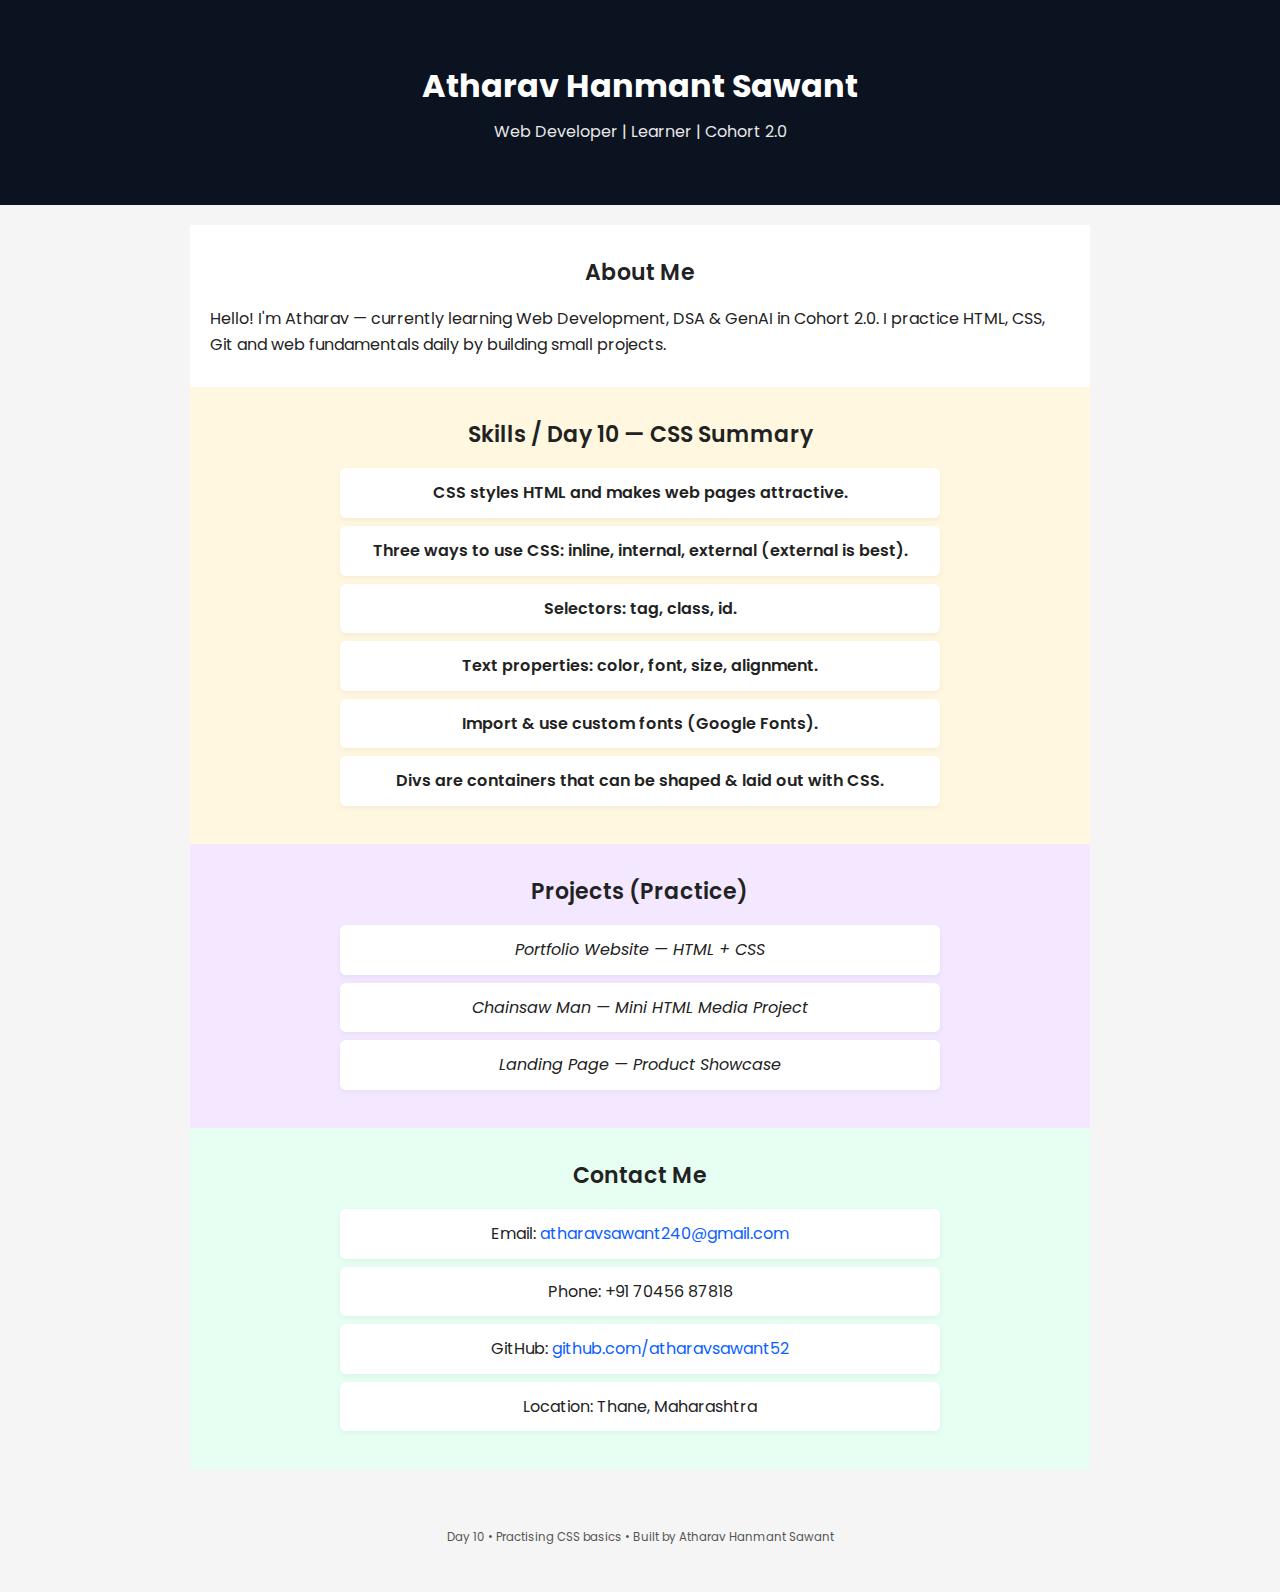
<file: day 10 - CSS basic/index.html>
<!DOCTYPE html>
<html lang="en">
<head>
  <meta charset="utf-8" />
  <meta name="viewport" content="width=device-width, initial-scale=1" />
  <title>Atharav Hanmant Sawant — Portfolio</title>
  <link href="https://fonts.googleapis.com/css2?family=Poppins:wght@300;400;600;700&display=swap" rel="stylesheet">
  <link rel="stylesheet" href="styles.css">
</head>
<body>

  <header class="hero">
    <div class="container">
      <h1 class="name">Atharav Hanmant Sawant</h1>
      <p class="tagline">Web Developer | Learner | Cohort 2.0</p>
    </div>
  </header>

  <main class="container">

    <section class="card about">
      <h2>About Me</h2>
      <p>
        Hello! I'm Atharav — currently learning Web Development, DSA & GenAI in Cohort 2.0.
        I practice HTML, CSS, Git and web fundamentals daily by building small projects.
      </p>
    </section>

    <section class="card skills">
      <h2>Skills / Day 10 — CSS Summary</h2>
      <ul>
        <li>CSS styles HTML and makes web pages attractive.</li>
        <li>Three ways to use CSS: inline, internal, external (external is best).</li>
        <li>Selectors: tag, class, id.</li>
        <li>Text properties: color, font, size, alignment.</li>
        <li>Import & use custom fonts (Google Fonts).</li>
        <li>Divs are containers that can be shaped & laid out with CSS.</li>
      </ul>
    </section>

    <section class="card projects">
      <h2>Projects (Practice)</h2>
      <div class="project-list">
        <div class="project">Portfolio Website — HTML + CSS</div>
        <div class="project">Chainsaw Man — Mini HTML Media Project</div>
        <div class="project">Landing Page — Product Showcase</div>
      </div>
    </section>

    <section class="card contact">
      <h2>Contact Me</h2>
      <p>Email: <a href="mailto:atharavsawant240@gmail.com">atharavsawant240@gmail.com</a></p>
      <p>Phone: +91 70456 87818</p>
      <p>GitHub: <a href="https://github.com/atharavsawant52" target="_blank">github.com/atharavsawant52</a></p>
      <p>Location: Thane, Maharashtra</p>
    </section>

  </main>

  <footer class="footer">
    <div class="container">
      <small>Day 10 • Practising CSS basics • Built by Atharav Hanmant Sawant</small>
    </div>
  </footer>

</body>
</html>
</file>
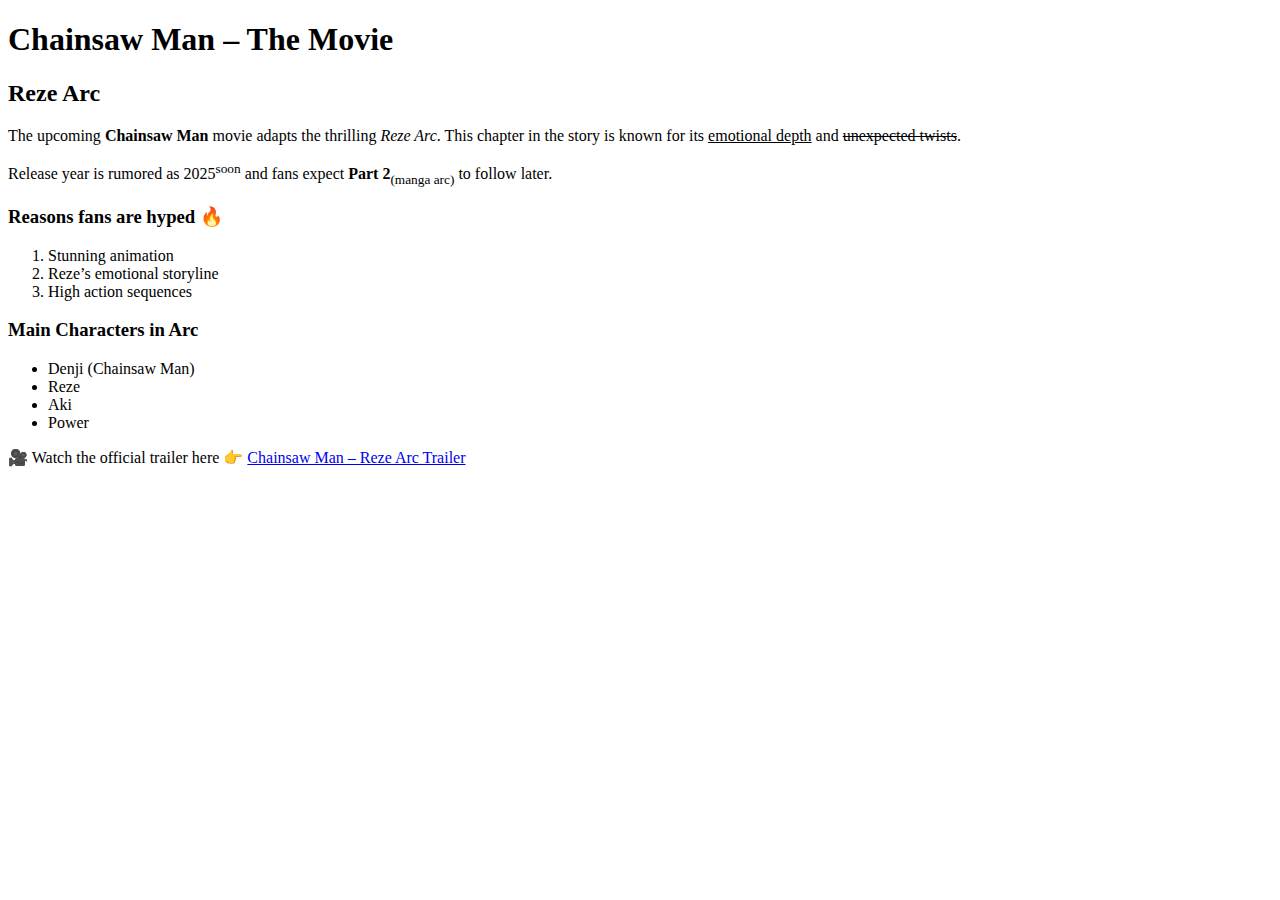
<file: day 8 - HTML part 1/index.html>
<!DOCTYPE html>
<html lang="en">
<head>
  <meta charset="UTF-8">
  <meta name="viewport" content="width=device-width, initial-scale=1.0">
  <title>Chainsaw Man – Reze Arc</title>
</head>
<body>

  <!-- Heading -->
  <h1>Chainsaw Man – The Movie</h1>
  <h2>Reze Arc</h2>

  <!-- Paragraph with formatting -->
  <p>
    The upcoming <b>Chainsaw Man</b> movie adapts the thrilling 
    <i>Reze Arc</i>. This chapter in the story is known for its 
    <u>emotional depth</u> and <s>unexpected twists</s>.
  </p>

  <!-- Sup and Sub example -->
  <p>
    Release year is rumored as 2025<sup>soon</sup> and fans expect 
    <b>Part 2</b><sub>(manga arc)</sub> to follow later.
  </p>

  <!-- Ordered List -->
  <h3>Reasons fans are hyped 🔥</h3>
  <ol>
    <li>Stunning animation</li>
    <li>Reze’s emotional storyline</li>
    <li>High action sequences</li>
  </ol>

  <!-- Unordered List -->
  <h3>Main Characters in Arc</h3>
  <ul>
    <li>Denji (Chainsaw Man)</li>
    <li>Reze</li>
    <li>Aki</li>
    <li>Power</li>
  </ul>

  <!-- Anchor Tag with target -->
  <p>
    🎥 Watch the official trailer here 👉 
    <a href="https://youtu.be/HUlu-nbmFjU?si=rukqg84pGdIoCB1M" target="_blank">
      Chainsaw Man – Reze Arc Trailer
    </a>
  </p>

</body>
</html>
</file>
<file: day 10 - CSS basic/styles.css>
* {
  margin: 0;
  padding: 0;
  box-sizing: border-box;
}

body {
  font-family: 'Poppins', Arial, sans-serif;
  background: #f5f5f5;
  color: #222;
  line-height: 1.6;
}


.container {
  width: 90%;
  max-width: 900px;
  margin: 0 auto;
  padding: 20px 0;
}


.hero {
  background: #0b1220;
  color: #fff;
  text-align: center;
  padding: 40px 0;
}

.hero .name {
  font-size: 32px;
  font-weight: 700;
}

.hero .tagline {
  margin-top: 8px;
  font-size: 16px;
  opacity: 0.9;
}


section {
  padding: 30px 20px;
  margin: 0;
}

section h2 {
  text-align: center;
  margin-bottom: 16px;
  font-size: 22px;
  font-weight: 600;
}


.about {
  background: #ffffff;
}


.education {
  background: #d9ecff;
}

.education .item {
  background: #fff;
  margin: 10px auto;
  padding: 12px;
  border-radius: 6px;
  max-width: 600px;
  text-align: center;
  box-shadow: 0 2px 6px rgba(0,0,0,0.05);
}


.skills {
  background: #fff7df;
}

.skills ul {
  list-style: none;
  padding: 0;
  max-width: 600px;
  margin: 0 auto;
}

.skills li {
  background: #fff;
  margin: 8px 0;
  padding: 12px;
  border-radius: 6px;
  text-align: center;
  font-weight: 600;
  box-shadow: 0 2px 6px rgba(0,0,0,0.05);
}

.projects {
  background: #f3e8ff; 
}

.project-list {
  max-width: 600px;
  margin: 0 auto;
}

.project {
  background: #fff;
  margin: 8px 0;
  padding: 12px;
  border-radius: 6px;
  text-align: center;
  font-style: italic;
  box-shadow: 0 2px 6px rgba(0,0,0,0.05);
}


.contact {
  background: #e6fff2; 
}

.contact p {
  background: #fff;
  margin: 8px auto;
  padding: 12px;
  border-radius: 6px;
  max-width: 600px;
  text-align: center;
  box-shadow: 0 2px 6px rgba(0,0,0,0.05);
}

.contact a {
  color: #0b61ff;
  text-decoration: none;
}


.footer {
  text-align: center;
  padding: 16px 0 24px;
  font-size: 14px;
  color: #555;
}
</file>
